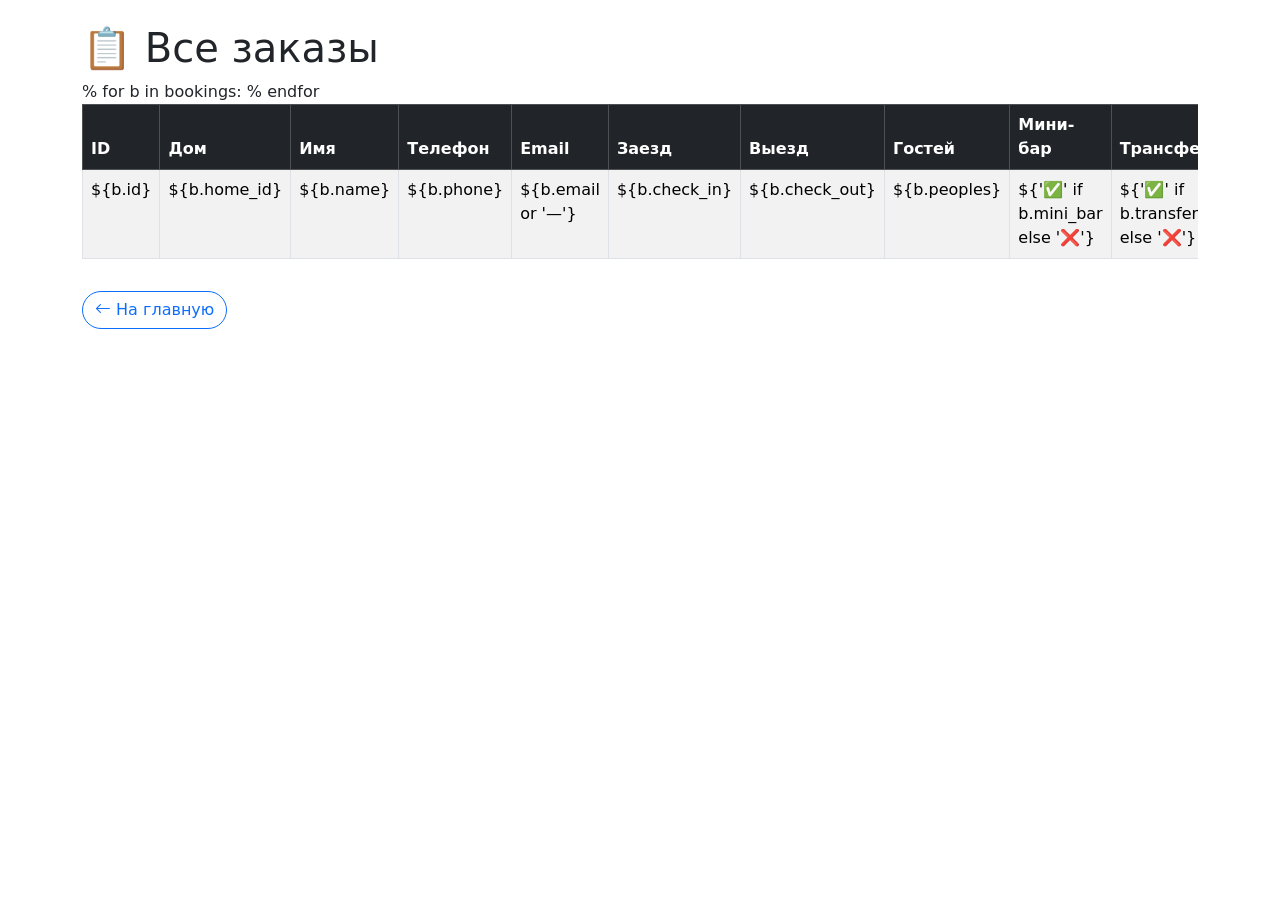
<file: templates/admin.html>
<!DOCTYPE html>
<html lang="ru">
<head>
    <meta charset="UTF-8">
    <meta name="viewport" content="width=device-width, initial-scale=1.0">
    <title>Панель администратора</title>
    <link href="https://cdn.jsdelivr.net/npm/bootstrap@5.3.0/dist/css/bootstrap.min.css" rel="stylesheet">
    <link rel="stylesheet" href="https://cdn.jsdelivr.net/npm/bootstrap-icons@1.11.3/font/bootstrap-icons.min.css">
</head>
<body>
    <div class="container py-4">
        <h1>📋 Все заказы</h1>
        <div class="table-responsive">
            <table class="table table-striped table-bordered">
                <thead class="table-dark">
                    <tr>
                        <th>ID</th>
                        <th>Дом</th>
                        <th>Имя</th>
                        <th>Телефон</th>
                        <th>Email</th>
                        <th>Заезд</th>
                        <th>Выезд</th>
                        <th>Гостей</th>
                        <th>Мини-бар</th>
                        <th>Трансфер</th>
                        <th>Сумма</th>
                        <th>Статус</th>
                        <th>Действия</th>
                        <th>Создан</th>
                    </tr>
                </thead>
                <tbody>
                    % for b in bookings:
                    <tr>
                        <td>${b.id}</td>
                        <td>${b.home_id}</td>
                        <td>${b.name}</td>
                        <td>${b.phone}</td>
                        <td>${b.email or '—'}</td>
                        <td>${b.check_in}</td>
                        <td>${b.check_out}</td>
                        <td>${b.peoples}</td>
                        <td>${'✅' if b.mini_bar else '❌'}</td>
                        <td>${'✅' if b.transfer else '❌'}</td>
                        <td><strong>${b.total_price} ₽</strong></td>
                        <td>${b.status}</td>
                        <td>
                            <a href="/admin/${password}/confirm/${b.id}" class="btn btn-success btn-sm me-1" title="Подтвердить">✅</a>
                            <a href="/admin/${password}/cancel/${b.id}" class="btn btn-danger btn-sm" title="Отменить">❌</a>
                        </td>
                        <td>${b.created_at.strftime('%d.%m.%Y %H:%M')}</td>
                    </tr>
                    % endfor
                </tbody>
            </table>
        </div>
        <a href="/" class="btn btn-outline-primary rounded-pill mt-3"><i class="bi bi-arrow-left"></i> На главную</a>
    </div>
</body>
</html>
</file>
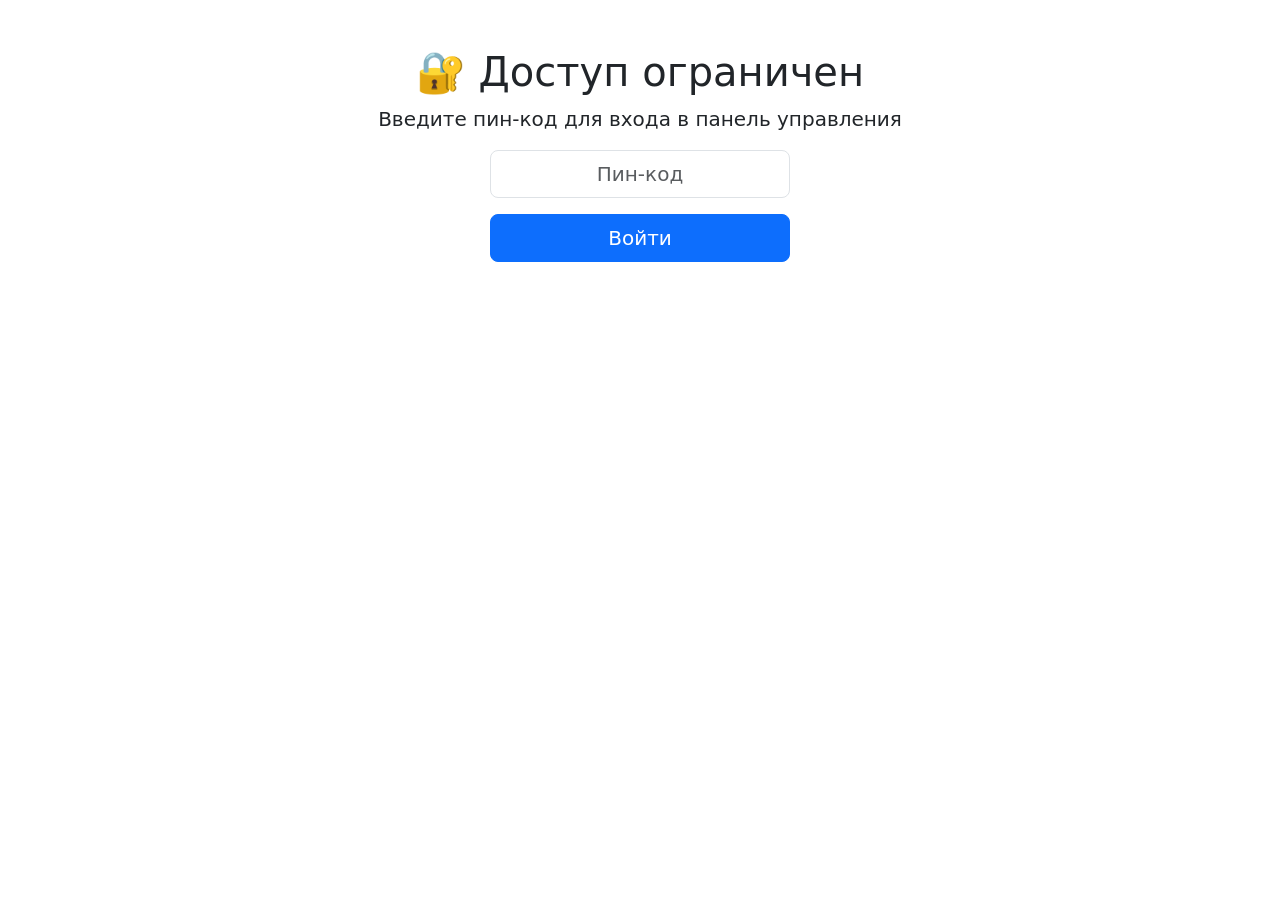
<file: templates/login.html>
<!DOCTYPE html>
<html lang="ru">
<head>
    <meta charset="UTF-8">
    <meta name="viewport" content="width=device-width, initial-scale=1.0">
    <title>Вход в админку</title>
    <link href="https://cdn.jsdelivr.net/npm/bootstrap@5.3.0/dist/css/bootstrap.min.css" rel="stylesheet">
</head>
<body>
    <div class="container py-5 text-center">
        <h1>🔐 Доступ ограничен</h1>
        <p class="lead">Введите пин-код для входа в панель управления</p>
        <form action="/login" method="post" class="mx-auto" style="max-width: 300px;">
            <div class="mb-3">
                <input type="password" name="pin" class="form-control form-control-lg text-center" placeholder="Пин-код" required>
            </div>
            <button type="submit" class="btn btn-primary btn-lg w-100">Войти</button>
        </form>
    </div>
</body>
</html>
</file>
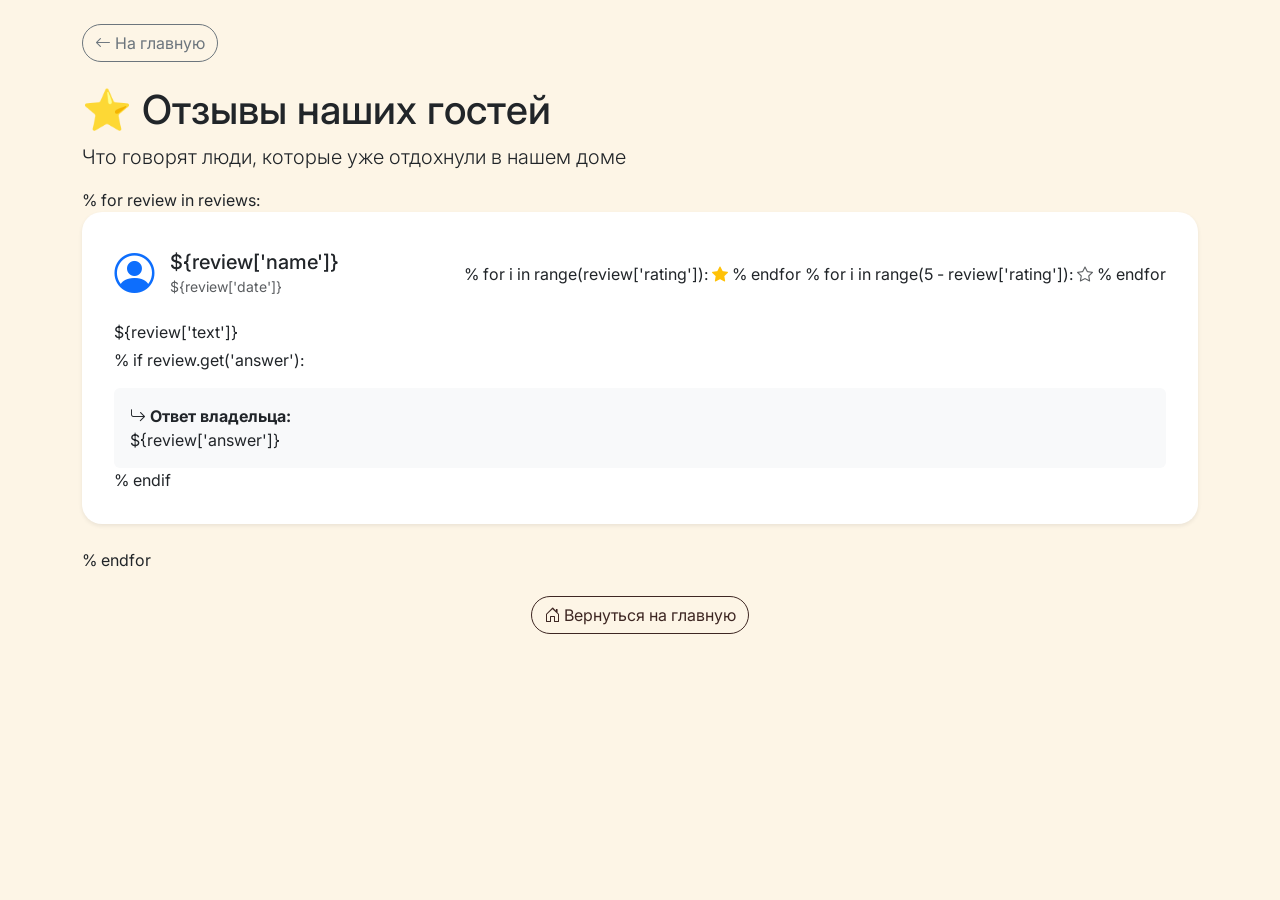
<file: templates/reviews.html>
<!DOCTYPE html>
<html lang="ru">
<head>
    <meta charset="UTF-8">
    <meta name="viewport" content="width=device-width, initial-scale=1.0">
    <title>⭐ Отзывы</title>
    <link href="https://cdn.jsdelivr.net/npm/bootstrap@5.3.0/dist/css/bootstrap.min.css" rel="stylesheet">
    <link rel="stylesheet" href="https://cdn.jsdelivr.net/npm/bootstrap-icons@1.11.3/font/bootstrap-icons.min.css">
    <link href="https://fonts.googleapis.com/css2?family=Inter:opsz,wght@14..32,300..700&display=swap" rel="stylesheet">
    <link rel="stylesheet" href="/static/css/style.css">
</head>
<body>
    <div class="container py-4">
        <a href="/" class="btn btn-outline-secondary mb-4 rounded-pill"><i class="bi bi-arrow-left"></i> На главную</a>
        <h1>⭐ Отзывы наших гостей</h1>
        <p class="lead">Что говорят люди, которые уже отдохнули в нашем доме</p>

        % for review in reviews:
        <div class="card mb-4 shadow-sm">
            <div class="card-body">
                <div class="d-flex align-items-center mb-3">
                    <div class="me-3">
                        <i class="bi bi-person-circle fs-1 text-primary"></i>
                    </div>
                    <div>
                        <h5 class="mb-0">${review['name']}</h5>
                        <small class="text-muted">${review['date']}</small>
                    </div>
                    <div class="ms-auto">
                        % for i in range(review['rating']):
                            <i class="bi bi-star-fill text-warning"></i>
                        % endfor
                        % for i in range(5 - review['rating']):
                            <i class="bi bi-star text-muted"></i>
                        % endfor
                    </div>
                </div>
                <p class="mb-1">${review['text']}</p>
                % if review.get('answer'):
                <div class="mt-3 p-3 bg-light rounded">
                    <strong><i class="bi bi-arrow-return-right"></i> Ответ владельца:</strong><br>
                    ${review['answer']}
                </div>
                % endif
            </div>
        </div>
        % endfor

        <div class="text-center mt-4">
            <a href="/" class="btn btn-outline-primary rounded-pill"><i class="bi bi-house-door"></i> Вернуться на главную</a>
        </div>
    </div>
</body>
</html>
</file>
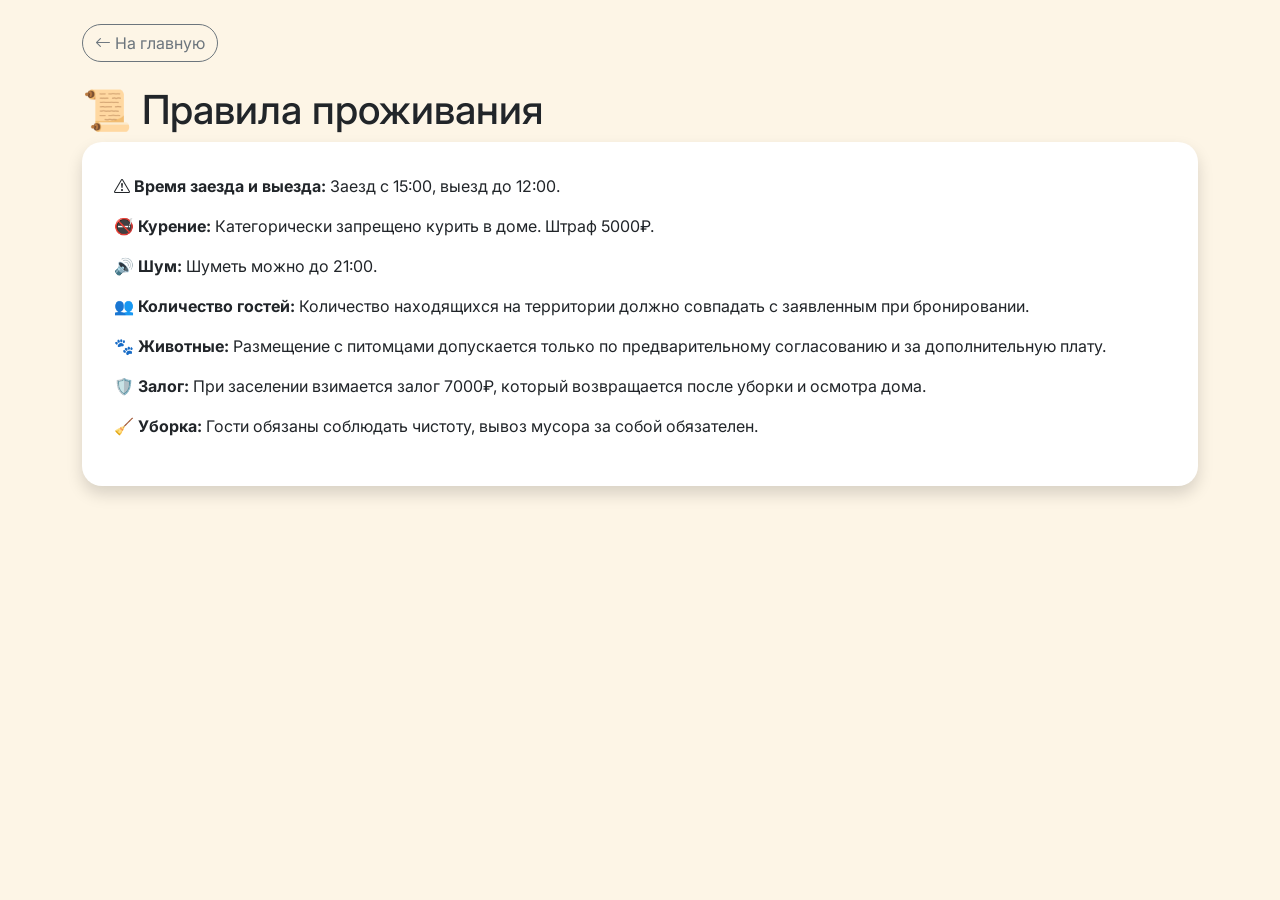
<file: templates/rules.html>
<!DOCTYPE html>
<html lang="ru">
<head>
    <meta charset="UTF-8">
    <meta name="viewport" content="width=device-width, initial-scale=1.0">
    <title>📜 Правила проживания</title>
    <link href="https://cdn.jsdelivr.net/npm/bootstrap@5.3.0/dist/css/bootstrap.min.css" rel="stylesheet">
    <link rel="stylesheet" href="https://cdn.jsdelivr.net/npm/bootstrap-icons@1.11.3/font/bootstrap-icons.min.css">
    <link href="https://fonts.googleapis.com/css2?family=Inter:opsz,wght@14..32,300..700&display=swap" rel="stylesheet">
    <link rel="stylesheet" href="/static/css/style.css">
</head>
<body>
    <div class="container py-4">
        <a href="/" class="btn btn-outline-secondary mb-4 rounded-pill"><i class="bi bi-arrow-left"></i> На главную</a>
        <h1>📜 Правила проживания</h1>
        <div class="card shadow">
            <div class="card-body">
                <p><strong><i class="bi bi-exclamation-triangle"></i> Время заезда и выезда:</strong> Заезд с 15:00, выезд до 12:00.</p>
                <p><strong>🚭 Курение:</strong> Категорически запрещено курить в доме. Штраф 5000₽.</p>
                <p><strong>🔊 Шум:</strong> Шуметь можно до 21:00.</p>
                <p><strong>👥 Количество гостей:</strong> Количество находящихся на территории должно совпадать с заявленным при бронировании.</p>
                <p><strong>🐾 Животные:</strong> Размещение с питомцами допускается только по предварительному согласованию и за дополнительную плату.</p>
                <p><strong>🛡️ Залог:</strong> При заселении взимается залог 7000₽, который возвращается после уборки и осмотра дома.</p>
                <p><strong>🧹 Уборка:</strong> Гости обязаны соблюдать чистоту, вывоз мусора за собой обязателен.</p>
            </div>
        </div>
    </div>
</body>
</html>
</file>
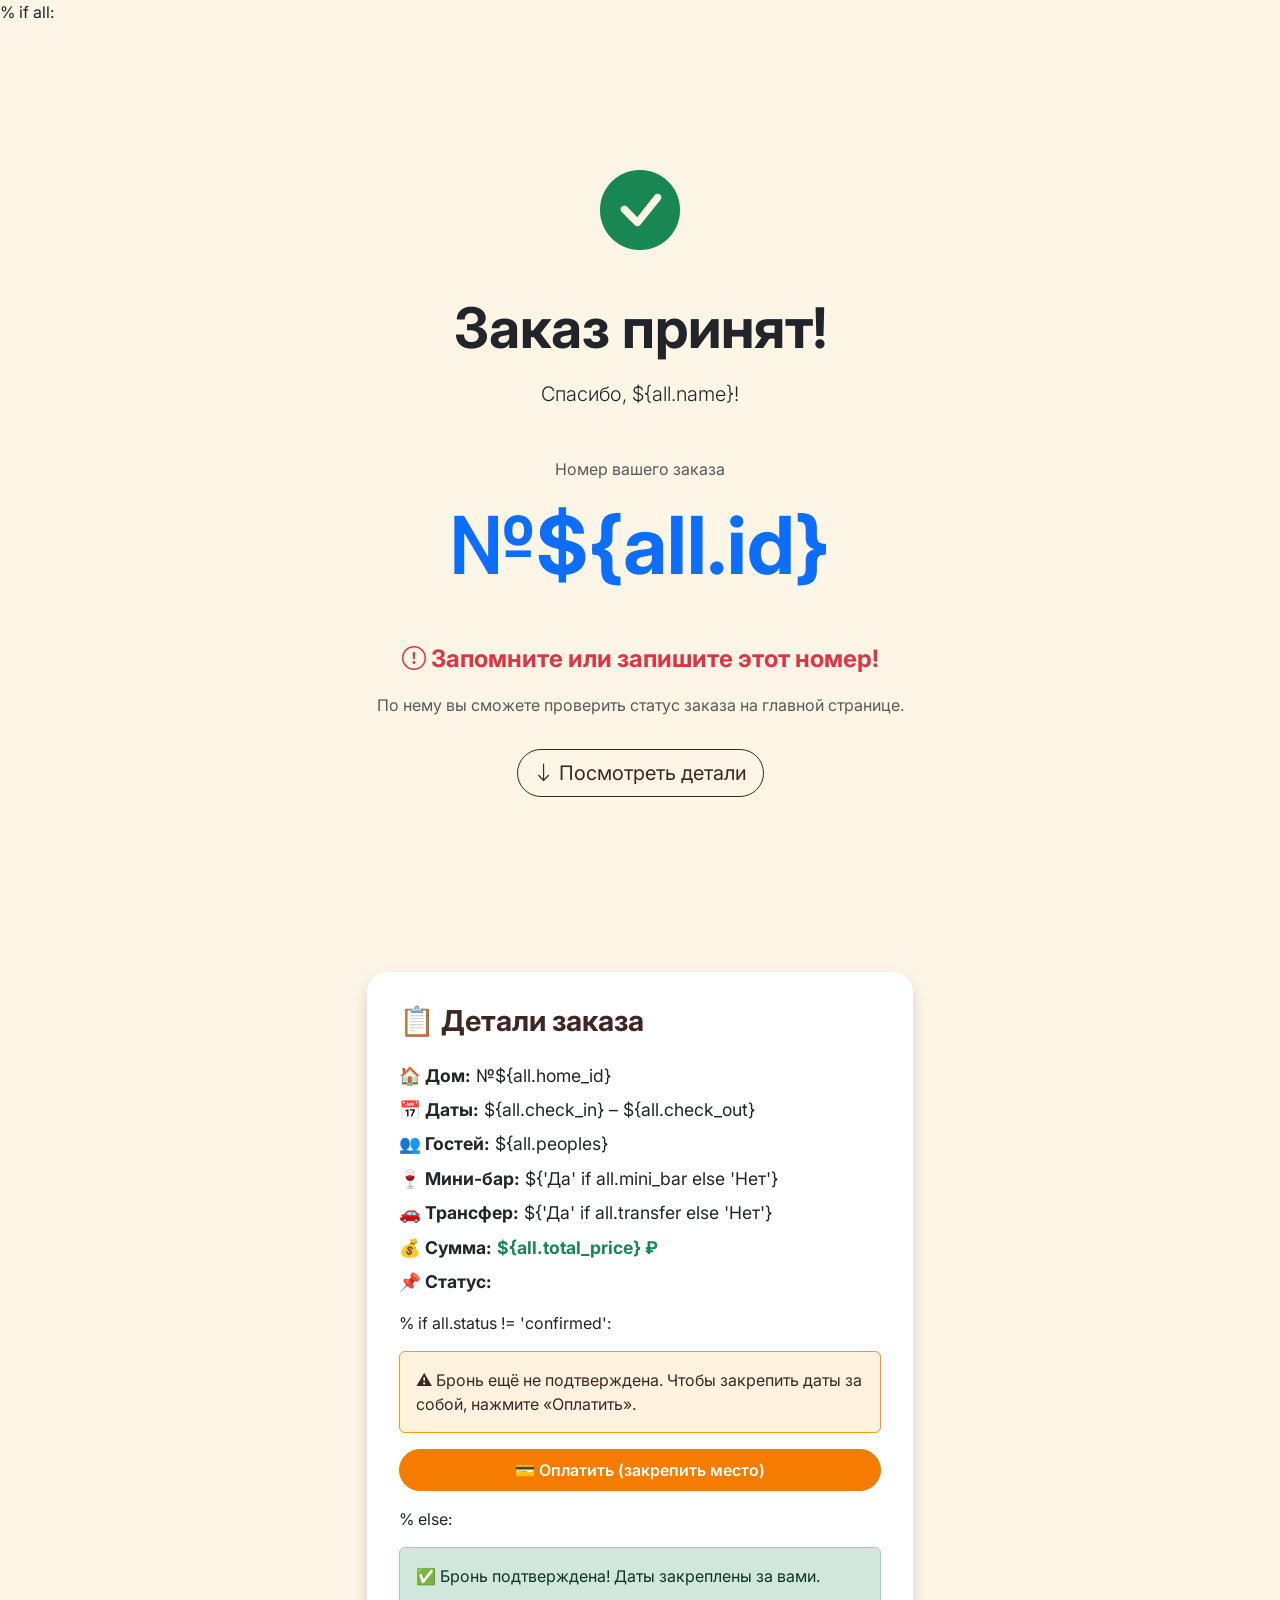
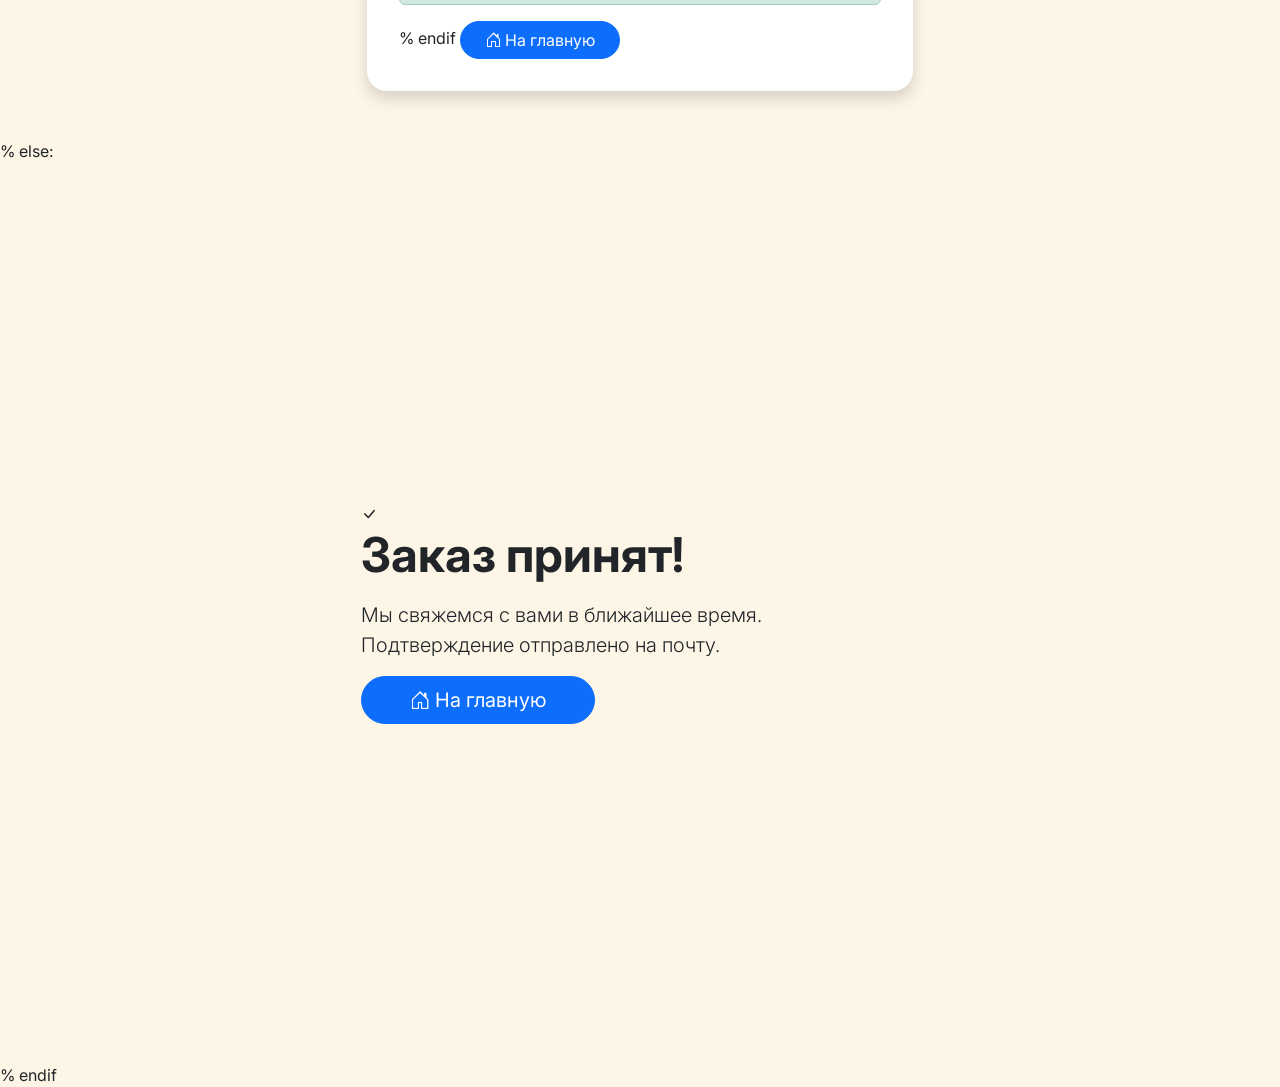
<file: templates/success.html>
<!DOCTYPE html>
<html lang="ru">
<head>
    <meta charset="UTF-8">
    <meta name="viewport" content="width=device-width, initial-scale=1.0">
    <title>✅ Бронирование принято</title>
    <link href="https://cdn.jsdelivr.net/npm/bootstrap@5.3.0/dist/css/bootstrap.min.css" rel="stylesheet">
    <link rel="stylesheet" href="https://cdn.jsdelivr.net/npm/bootstrap-icons@1.11.3/font/bootstrap-icons.min.css">
    <link href="https://fonts.googleapis.com/css2?family=Inter:opsz,wght@14..32,300..700&display=swap" rel="stylesheet">
    <link rel="stylesheet" href="/static/css/style.css">
</head>
<body>

% if all:
<!-- Блок с номером заказа на весь экран -->
<div class="container d-flex align-items-center justify-content-center min-vh-100">
    <div class="text-center">
        <div class="checkmark mb-4">
            <i class="bi bi-check-circle-fill text-success" style="font-size: 5rem;"></i>
        </div>
        <h1 class="display-4 fw-bold">Заказ принят!</h1>
        <p class="lead mt-3">Спасибо, ${all.name}!</p>
        <div class="my-5">
            <p class="text-muted">Номер вашего заказа</p>
            <p class="display-1 fw-bold text-primary">№${all.id}</p>
        </div>
        <p class="fs-4 text-danger fw-bold"><i class="bi bi-exclamation-circle"></i> Запомните или запишите этот номер!</p>
        <p class="text-muted">По нему вы сможете проверить статус заказа на главной странице.</p>
        <a href="#details" class="btn btn-outline-primary btn-lg rounded-pill mt-3">
            <i class="bi bi-arrow-down"></i> Посмотреть детали
        </a>
    </div>
</div>

<!-- Детали заказа (ниже) -->
<div id="details" class="container py-5">
    <div class="row justify-content-center">
        <div class="col-12 col-md-8 col-lg-6">
            <div class="card shadow">
                <div class="card-body">
                    <h3 class="card-title mb-4">📋 Детали заказа</h3>
                    <ul class="list-unstyled">
                        <li class="mb-2"><strong>🏠 Дом:</strong> №${all.home_id}</li>
                        <li class="mb-2"><strong>📅 Даты:</strong> ${all.check_in} – ${all.check_out}</li>
                        <li class="mb-2"><strong>👥 Гостей:</strong> ${all.peoples}</li>
                        <li class="mb-2"><strong>🍷 Мини-бар:</strong> ${'Да' if all.mini_bar else 'Нет'}</li>
                        <li class="mb-2"><strong>🚗 Трансфер:</strong> ${'Да' if all.transfer else 'Нет'}</li>
                        <li class="mb-2"><strong>💰 Сумма:</strong> <span class="text-success fw-bold">${all.total_price} ₽</span></li>
                        <li class="mb-2"><strong>📌 Статус:</strong>
                            <span class="badge ${'bg-success' if all.status == 'confirmed' else 'bg-warning'}">${all.status}</span>
                        </li>
                    </ul>

                    % if all.status != 'confirmed':
                    <div class="alert alert-warning mt-3">
                        ⚠️ Бронь ещё не подтверждена. Чтобы закрепить даты за собой, нажмите «Оплатить».
                    </div>
                    <a href="/fake_pay/${all.id}" class="btn btn-success w-100 rounded-pill py-2 mb-3">
                        💳 Оплатить (закрепить место)
                    </a>
                    % else:
                    <div class="alert alert-success mt-3">
                        ✅ Бронь подтверждена! Даты закреплены за вами.
                    </div>
                    % endif

                    <a href="/" class="btn btn-primary rounded-pill px-4">
                        <i class="bi bi-house-door"></i> На главную
                    </a>
                </div>
            </div>
        </div>
    </div>
</div>

% else:
<!-- Если заказ не найден (старая версия) -->
<div class="container d-flex align-items-center justify-content-center min-vh-100">
    <div class="col-12 col-md-6">
        <div class="success-card">
            <div class="checkmark">
                <i class="bi bi-check-lg"></i>
            </div>
            <h1 class="display-5 fw-bold">Заказ принят!</h1>
            <p class="lead mt-3">Мы свяжемся с вами в ближайшее время.<br>Подтверждение отправлено на почту.</p>
            <a href="/" class="btn btn-primary btn-lg rounded-pill px-5">
                <i class="bi bi-house-door"></i> На главную
            </a>
        </div>
    </div>
</div>
% endif

<script src="https://cdn.jsdelivr.net/npm/bootstrap@5.3.0/dist/js/bootstrap.bundle.min.js"></script>
</body>
</html>
</file>
<file: static/css/style.css>
body {
    background-color: #fdf5e6; /* тёплый кремовый */
    font-family: 'Inter', sans-serif;
}

.navbar {
    background-color: #3e2723 !important; /* тёмно-коричневый */
}

.navbar-brand {
    color: #fff !important;
}

.navbar a.btn-outline-warning,
.navbar a.btn-outline-primary,
.navbar a.btn-outline-info {
    border-color: #fff;
    color: #fff;
}

.navbar a.btn-outline-warning:hover,
.navbar a.btn-outline-primary:hover,
.navbar a.btn-outline-info:hover {
    background-color: #fff;
    color: #3e2723;
}

.card {
    border: none;
    border-radius: 20px;
    box-shadow: 0 8px 25px rgba(0,0,0,0.15);
    background-color: #fff;
}

.card-body {
    padding: 2rem;
}

.card-title {
    color: #3e2723;
    font-size: 1.8rem;
    font-weight: 700;
}

.card ul li {
    font-size: 1.1rem;
    margin-bottom: 8px;
}

.btn-success {
    background-color: #f57c00;
    border-color: #f57c00;
    font-weight: 600;
}

.btn-success:hover {
    background-color: #e65100;
    border-color: #e65100;
}

.btn-outline-primary,
.btn-outline-warning,
.btn-outline-info {
    color: #3e2723;
    border-color: #3e2723;
}

.btn-outline-primary:hover,
.btn-outline-warning:hover,
.btn-outline-info:hover {
    background-color: #3e2723;
    color: #fff;
}

footer {
    background-color: #3e2723;
    color: #fff;
}

footer small {
    color: #fff;
}

/* Отзывы */
.card.shadow-sm {
    background-color: #fff;
}

.rating-stars i {
    color: #f57c00;
}

/* Форма бронирования */
.alert-warning {
    background-color: #fff3e0;
    border-color: #ff9800;
    color: #3e2723;
}
</file>
